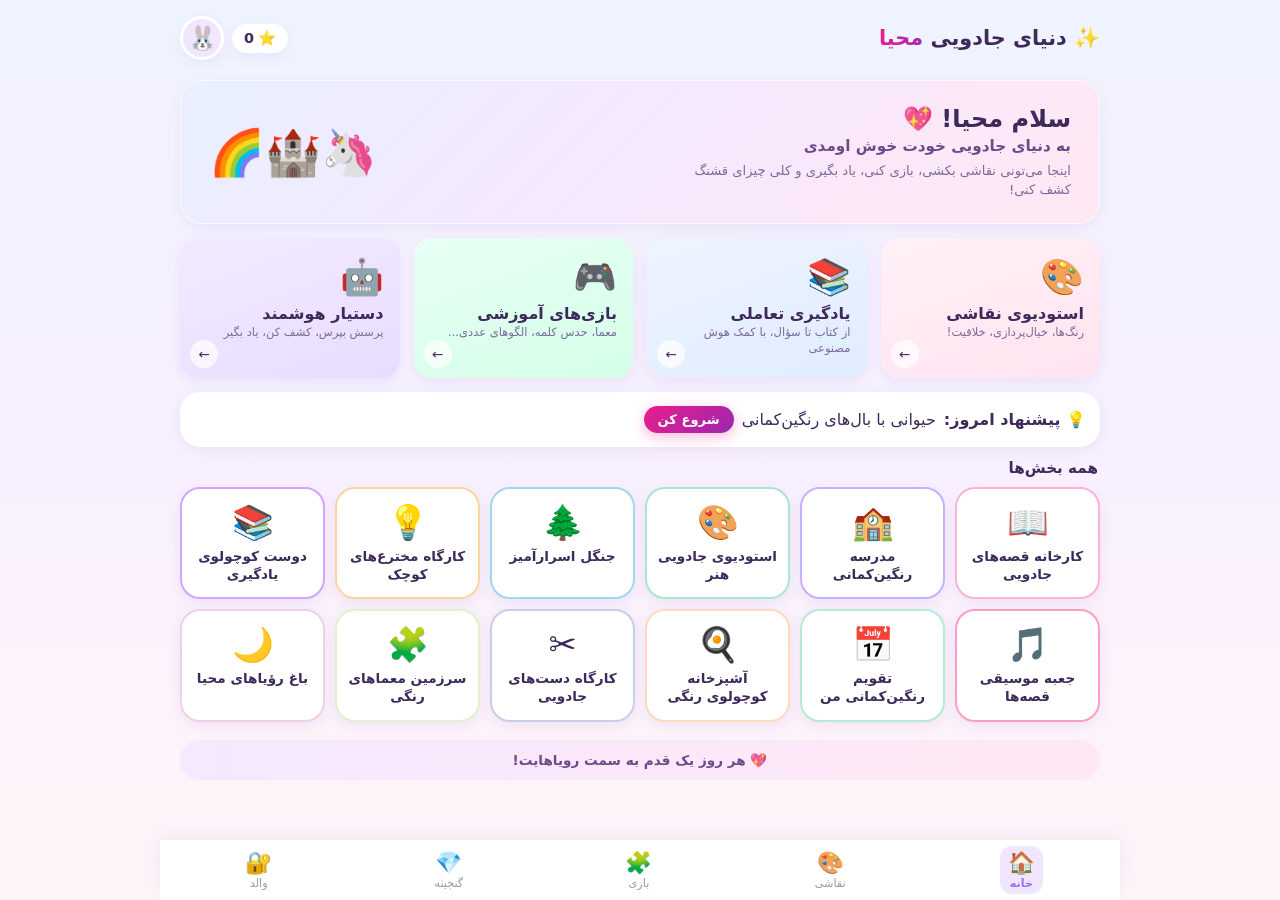
<file: index.html>
<!DOCTYPE html>
<html lang="fa" dir="rtl">
<head>
<meta charset="UTF-8">
<meta name="viewport" content="width=device-width, initial-scale=1.0, maximum-scale=1.0, user-scalable=no">
<title>دنیای جادویی محیا | Mahya's Magical World</title>
<link rel="stylesheet" href="style.css">
</head>
<body>
<div class="app" id="app">
  <div class="header">
    <div class="logo">✨ دنیای جادویی <span class="logo-accent">محیا</span></div>
    <div class="header-actions">
      <div class="stars-badge" id="starsBadge">⭐ <span id="starsCount">0</span></div>
      <div class="avatar-btn" id="avatarBtn" onclick="showPage('avatar')" title="آواتار">🐰</div>
    </div>
  </div>
  <div class="page active" id="page-home">
    <div class="hero-banner">
      <div class="hero-text">
        <h1 id="greet">سلام محیا! 💖</h1>
        <p class="hero-sub">به دنیای جادویی خودت خوش اومدی</p>
        <p class="hero-desc">اینجا می‌تونی نقاشی بکشی، بازی کنی، یاد بگیری و کلی چیزای قشنگ کشف کنی!</p>
      </div>
      <div class="hero-emoji" aria-hidden="true">🦄🏰🌈</div>
    </div>
    <div class="main-cats" id="mainCats">
      <button type="button" class="cat-card cat-art" onclick="showPage('art')">
        <span class="cat-icon">🎨</span>
        <span class="cat-title">استودیوی نقاشی</span>
        <span class="cat-desc">رنگ‌ها، خیال‌پردازی، خلاقیت!</span>
        <span class="cat-arrow">←</span>
      </button>
      <button type="button" class="cat-card cat-learn" onclick="showPage('school')">
        <span class="cat-icon">📚</span>
        <span class="cat-title">یادگیری تعاملی</span>
        <span class="cat-desc">از کتاب تا سؤال، با کمک هوش مصنوعی</span>
        <span class="cat-arrow">←</span>
      </button>
      <button type="button" class="cat-card cat-games" onclick="showPage('games')">
        <span class="cat-icon">🎮</span>
        <span class="cat-title">بازی‌های آموزشی</span>
        <span class="cat-desc">معما، حدس کلمه، الگوهای عددی...</span>
        <span class="cat-arrow">←</span>
      </button>
      <button type="button" class="cat-card cat-ai" onclick="showPage('homework')">
        <span class="cat-icon">🤖</span>
        <span class="cat-title">دستیار هوشمند</span>
        <span class="cat-desc">پرسش بپرس، کشف کن، یاد بگیر</span>
        <span class="cat-arrow">←</span>
      </button>
    </div>
    <div class="panel suggest-panel" id="todaySuggest">
      <strong>💡 پیشنهاد امروز:</strong>
      <span id="suggestText">نقاشی یک خانه روی ابرها</span>
      <button class="btn btn-sm" onclick="doSuggest()">شروع کن</button>
    </div>
    <div class="section-label">همه بخش‌ها</div>
    <div class="grid" id="sectionsGrid"></div>
    <div class="footer-motto">💖 هر روز یک قدم به سمت رویاهایت!</div>
  </div>
  <div class="page" id="page-story">
    <div class="section-header"><button class="back-btn" onclick="showPage('home')">🏠</button><div class="section-title">📖 کارخانه قصه‌های جادویی</div></div>
    <div class="panel">
      <label class="label">کلمات جادویی را انتخاب کن یا بنویس:</label>
      <div id="storyChips"></div>
      <input class="input" id="storyWords" placeholder="مثلاً: خرگوش، قلعه، ماه...">
      <label class="label">شخصیت اصلی:</label>
      <select class="select" id="storyHero"><option>خرگوش</option><option>گربه</option><option>تک‌شاخ</option><option>پرنسس</option><option>ربات مهربان</option></select>
      <label class="label">سبک:</label>
      <select class="select" id="storyStyle"><option>ماجراجویانه</option><option>خنده‌دار</option><option>آرام و مهربان</option></select>
      <div class="btn-row">
        <button class="btn" onclick="makeStory()">✨ بساز قصه</button>
        <button class="btn secondary" onclick="startSpeech('storyWords')">🎤 بگو</button>
        <button class="btn secondary" onclick="speakElement('storyResult')">🔊 بخوان</button>
      </div>
      <div id="storyResult" class="msg ai" style="display:none"></div>
      <div class="btn-row" id="storyChoices" style="display:none"></div>
      <button class="btn secondary" style="margin-top:8px" onclick="saveToTreasure('story')">💾 ذخیره در گنجینه</button>
    </div>
  </div>
  <div class="page" id="page-school">
    <div class="section-header"><button class="back-btn" onclick="showPage('home')">🏠</button><div class="section-title">🏫 مدرسه رنگین‌کمانی</div></div>
    <div class="panel">
      <div class="btn-row">
        <button class="btn" onclick="startMathQuiz()">➕ جمع و تفریق</button>
        <button class="btn secondary" onclick="startLetterQuiz()">🔤 حروف فارسی</button>
        <button class="btn secondary" onclick="startCountQuiz()">🔢 شمارش</button>
        <button class="btn secondary" onclick="startShapeQuiz()">🔷 شکل‌ها</button>
      </div>
      <hr style="border:none;border-top:1px solid #f0d0e8;margin:14px 0">
      <strong>📷 عکس صفحه کتاب → سؤال هوشمند</strong>
      <p class="status">عکس واضح از صفحه درس بگیر یا انتخاب کن. تأیید والد قبل از ارسال لازم است.</p>
      <input type="file" id="bookPhoto" accept="image/*" capture="environment" class="input">
      <div id="bookPreview" style="margin:8px 0"></div>
      <button class="btn" onclick="analyzeBookPage()">✨ بساز سؤال از این درس</button>
      <div id="quizArea"></div>
    </div>
  </div>
  <div class="page" id="page-art">
    <div class="section-header"><button class="back-btn" onclick="showPage('home')">🏠</button><div class="section-title">🎨 استودیوی جادویی هنر</div></div>
    <div class="tools">
      <div class="color-btn active" style="background:#e91e8c" data-c="#e91e8c" onclick="setColor(this)"></div>
      <div class="color-btn" style="background:#9c27b0" data-c="#9c27b0" onclick="setColor(this)"></div>
      <div class="color-btn" style="background:#2196f3" data-c="#2196f3" onclick="setColor(this)"></div>
      <div class="color-btn" style="background:#4caf50" data-c="#4caf50" onclick="setColor(this)"></div>
      <div class="color-btn" style="background:#ff9800" data-c="#ff9800" onclick="setColor(this)"></div>
      <div class="color-btn" style="background:#000" data-c="#000" onclick="setColor(this)"></div>
      <div class="color-btn" style="background:#fff;border:2px solid #ccc" data-c="#fff" onclick="setColor(this)" title="پاک‌کن"></div>
      <input type="range" class="size-slider" id="brushSize" min="2" max="40" value="8">
      <button class="btn secondary" style="padding:6px 12px" onclick="clearCanvas()">🗑️</button>
      <button class="btn secondary" style="padding:6px 12px" onclick="undoPaint()">↩️</button>
      <label class="btn secondary" style="padding:6px 12px;cursor:pointer;display:inline-flex;align-items:center">
        📷 عکس
        <input type="file" id="paintPhoto" accept="image/*" capture="environment" style="display:none" onchange="loadPhotoToCanvas(this)">
      </label>
    </div>
    <div class="canvas-wrap"><canvas id="paintCanvas"></canvas></div>
    <div class="btn-row">
      <button class="btn" onclick="savePainting()">💾 ذخیره نقاشی</button>
      <button class="btn secondary" onclick="downloadPainting()">⬇️ دانلود PNG</button>
      <button class="btn secondary" onclick="loadIdea()">💡 ایده تصادفی</button>
    </div>
    <div class="panel" style="margin-top:10px">
      <strong>✨ جادوی سبک با هوش مصنوعی</strong>
      <p class="status">نقاشی بکش یا عکس بگذار، بعد سبک را انتخاب کن.</p>
      <div class="btn-row">
        <button class="btn secondary" onclick="stylePainting('گیبلی / انیمه کودکانه')">🎬 گیبلی</button>
        <button class="btn secondary" onclick="stylePainting('واقعی و طبیعی')">📷 واقعی</button>
        <button class="btn secondary" onclick="stylePainting('کارتونی رنگی')">🎨 کارتونی</button>
        <button class="btn secondary" onclick="stylePainting('آبرنگ لطیف')">💧 آبرنگ</button>
        <button class="btn secondary" onclick="stylePainting('داستان مصور')">📚 مصور</button>
      </div>
      <div id="styleResult" class="msg ai" style="display:none;margin-top:8px"></div>
    </div>
    <p class="status" id="paintIdea"></p>
    <div class="panel" style="margin-top:12px">
      <strong>گالری نقاشی‌های من</strong>
      <div class="gallery-grid" id="artGallery"></div>
    </div>
  </div>
  <div class="page" id="page-animals">
    <div class="section-header"><button class="back-btn" onclick="showPage('home')">🏠</button><div class="section-title">🌲 جنگل اسرارآمیز</div></div>
    <div class="btn-row">
      <button class="btn" onclick="showAnimals()">📋 لیست حیوانات</button>
      <button class="btn secondary" onclick="guessAnimal()">❓ حدس حیوان</button>
      <button class="btn secondary" onclick="buildAnimal()">🦄 حیوان خیالی بساز</button>
    </div>
    <div id="animalsArea"></div>
  </div>
  <div class="page" id="page-create">
    <div class="section-header"><button class="back-btn" onclick="showPage('home')">🏠</button><div class="section-title">💡 کارگاه مخترع‌های کوچک</div></div>
    <div class="panel">
      <div class="btn-row">
        <button class="btn" onclick="ifYouWere()">🌟 اگر جای ... بودی</button>
        <button class="btn secondary" onclick="inventSomething()">🔧 اختراع کن</button>
        <button class="btn secondary" onclick="unfinishedStory()">📖 داستان ناتمام</button>
      </div>
      <div id="createArea"></div>
      <label class="label">دفتر ایده‌ها:</label>
      <textarea class="textarea" id="ideaBox" placeholder="ایده‌ات را اینجا بنویس..."></textarea>
      <button class="btn" onclick="saveIdea()">💾 ذخیره ایده</button>
      <div id="ideasList"></div>
    </div>
  </div>
  <div class="page" id="page-homework">
    <div class="section-header"><button class="back-btn" onclick="showPage('home')">🏠</button><div class="section-title">📚 دوست کوچولوی یادگیری</div></div>
    <div class="panel">
      <p class="status">کلید API را در تنظیمات والد وارد کن.</p>
      <textarea class="textarea" id="hwQuestion" placeholder="سؤال درس‌ات را بنویس..."></textarea>
      <div class="btn-row">
        <button class="btn" onclick="askHomework()">❓ بپرس</button>
        <button class="btn secondary" onclick="startSpeech('hwQuestion')">🎤 بگو</button>
        <button class="btn secondary" onclick="askHomework('ساده‌تر بگو')">🧒 ساده‌تر بگو</button>
        <button class="btn secondary" onclick="askHomework('یک مثال بزن')">📌 مثال بزن</button>
      </div>
      <div id="hwChat"></div>
    </div>
  </div>
  <div class="page" id="page-poems">
    <div class="section-header"><button class="back-btn" onclick="showPage('home')">🏠</button><div class="section-title">🎵 جعبه موسیقی قصه‌ها</div></div>
    <div class="panel">
      <label class="label">موضوع:</label>
      <select class="select" id="poemTopic"><option>دوستی</option><option>حیوانات</option><option>خانواده</option><option>طبیعت</option><option>خواب</option><option>ماجراجویی</option></select>
      <label class="label">نوع:</label>
      <select class="select" id="poemType"><option>شعر کوتاه</option><option>داستان قبل از خواب</option><option>داستان خنده‌دار</option></select>
      <div class="btn-row">
        <button class="btn" onclick="makePoem()">✨ بساز</button>
        <button class="btn secondary" onclick="speakElement('poemResult')">🔊 بخوان</button>
        <button class="btn secondary" onclick="stopSpeak()">⏹️ توقف</button>
      </div>
      <div id="poemResult" class="msg ai" style="display:none"></div>
      <button class="btn secondary" onclick="saveToTreasure('poem')">💾 ذخیره</button>
    </div>
  </div>
  <div class="page" id="page-schedule">
    <div class="section-header"><button class="back-btn" onclick="showPage('home')">🏠</button><div class="section-title">📅 تقویم رنگین‌کمانی من</div></div>
    <div class="panel">
      <div class="progress-bar"><div id="schedProgress" style="width:0%"></div></div>
      <p class="status" id="schedStatus">۰ از ۰ انجام شده</p>
      <div id="schedList"></div>
      <div class="btn-row">
        <input class="input" id="newActivity" placeholder="فعالیت جدید..." style="flex:1">
        <button class="btn" onclick="addActivity()">➕</button>
      </div>
      <button class="btn secondary" onclick="resetSchedule()">🔄 برنامه پیش‌فرض</button>
    </div>
  </div>
  <div class="page" id="page-cook">
    <div class="section-header"><button class="back-btn" onclick="showPage('home')">🏠</button><div class="section-title">🍳 آشپزخانه کوچولوی رنگی</div></div>
    <div class="panel">
      <p class="status" style="color:#c62828">⚠️ همیشه با حضور بزرگسال آشپزی کن!</p>
      <div id="recipesList"></div>
      <div id="recipeDetail" class="hidden"></div>
    </div>
  </div>
  <div class="page" id="page-crafts">
    <div class="section-header"><button class="back-btn" onclick="showPage('home')">🏠</button><div class="section-title">✂️ کارگاه دست‌های جادویی</div></div>
    <div class="panel">
      <p class="status">ابزار تیز فقط با حضور بزرگسال!</p>
      <div id="craftsList"></div>
      <div id="craftDetail" class="hidden"></div>
    </div>
  </div>
  <div class="page" id="page-games">
    <div class="section-header"><button class="back-btn" onclick="showPage('home')">🏠</button><div class="section-title">🧩 سرزمین معماهای رنگی</div></div>
    <div class="btn-row">
      <button class="btn" onclick="startMemory()">🃏 حافظه</button>
      <button class="btn secondary" onclick="startPattern()">🔢 الگو</button>
      <button class="btn secondary" onclick="startOddOne()">🔍 شکل متفاوت</button>
      <button class="btn secondary" onclick="startWordGuess()">🔤 حدس کلمه</button>
    </div>
    <div class="btn-row">
      <button class="btn" onclick="aiWordGuess()">✨ حدس کلمه با AI</button>
      <button class="btn secondary" onclick="aiPattern()">✨ الگو با AI</button>
      <button class="btn secondary" onclick="showRiddleMaker()">✨ معمای دلخواه</button>
    </div>
    <p class="status">معما و الگو را با تایپ یا 🎤 صدا موضوعش را بگو.</p>
    <div id="gameArea"></div>
  </div>
  <div class="page" id="page-dreams">
    <div class="section-header"><button class="back-btn" onclick="showPage('home')">🏠</button><div class="section-title">🌙 باغ رؤیاهای محیا</div></div>
    <div class="panel">
      <label class="label">آرزویم:</label>
      <textarea class="textarea" id="dreamText" placeholder="آرزو یا رؤیایت را بنویس..."></textarea>
      <div class="btn-row">
        <button class="btn" onclick="saveDream()">💾 ذخیره آرزو</button>
        <button class="btn secondary" onclick="dreamStory()">📖 داستان از آرزو</button>
      </div>
      <div id="dreamsList"></div>
      <label class="label" style="margin-top:16px">سیاره شخصی من:</label>
      <div class="btn-row">
        <select class="select" id="planetColor" style="flex:1"><option>صورتی</option><option>آبی</option><option>سبز</option><option>بنفش</option><option>طلایی</option></select>
        <select class="select" id="planetThing" style="flex:1"><option>جنگل شکلاتی</option><option>رودخانه آب‌نبات</option><option>کوه رنگین‌کمان</option><option>دریاچه ستاره</option></select>
      </div>
      <button class="btn" onclick="describePlanet()">🪐 توصیف سیاره</button>
      <div id="planetResult" class="msg ai" style="display:none;margin-top:10px"></div>
    </div>
  </div>
  <div class="page" id="page-treasure">
    <div class="section-header"><button class="back-btn" onclick="showPage('home')">🏠</button><div class="section-title">💎 گنجینه آثار من</div></div>
    <div class="panel" id="treasureArea"></div>
  </div>
  <div class="page" id="page-avatar">
    <div class="section-header"><button class="back-btn" onclick="showPage('home')">🏠</button><div class="section-title">🐰 آواتار محیا</div></div>
    <div class="panel" style="text-align:center">
      <div style="font-size:5rem;margin:16px" id="avatarPreview">🐰</div>
      <label class="label">شخصیت:</label>
      <div id="avatarChoices"></div>
      <button class="btn" style="margin-top:12px" onclick="saveAvatar()">✅ ذخیره</button>
    </div>
  </div>
  <div class="page" id="page-parent">
    <div class="section-header"><button class="back-btn" onclick="showPage('home')">🏠</button><div class="section-title">🔐 تنظیمات والد</div></div>
    <div class="panel">
      <p class="status">کد ورود پیش‌فرض: <strong>1234</strong></p>
      <div id="parentLock">
        <input class="input" type="password" id="parentPin" placeholder="کد والد">
        <button class="btn" onclick="unlockParent()">ورود</button>
      </div>
      <div id="parentPanel" class="hidden">
        <p class="status" style="font-size:0.8rem;color:#888">توجه: کد ورود فقط برای جلوگیری از تغییر تصادفی توسط کودک است و امنیت واقعی نیست.</p>
        <label class="label">کلید API:</label>
        <input class="input" type="password" id="apiKey" placeholder="sk-..." autocomplete="off">
        <label class="label">آدرس پایه API:</label>
        <input class="input" id="apiBase" value="https://cleanapis.com/v1">
        <label class="label">مدل:</label>
        <select class="select" id="apiModel"><option value="gpt-5.6-luna">gpt-5.6-luna</option></select>
        <div class="btn-row">
          <button class="btn" onclick="testApi()">🔌 تست اتصال</button>
          <button class="btn secondary" onclick="fetchModels()">📋 دریافت مدل‌ها</button>
        </div>
        <div id="apiStatus" class="status"></div>
        <label class="label">حداکثر توکن خروجی:</label>
        <input class="input" type="number" id="maxTokens" value="2048" min="256" max="8192">
        <hr style="border:none;border-top:1px solid #f0d0e8;margin:14px 0">
        <strong>پشتیبان‌گیری</strong>
        <p class="status">نقاشی‌ها و آثار محیا را روی فایل ذخیره کن یا برگردان.</p>
        <div class="btn-row">
          <button class="btn secondary" onclick="exportBackup()">⬇️ خروجی پشتیبان</button>
          <label class="btn secondary" style="cursor:pointer;display:inline-flex;align-items:center">
            ⬆️ بازیابی
            <input type="file" id="backupFile" accept=".json,application/json" style="display:none" onchange="importBackup(this)">
          </label>
        </div>
        <div class="btn-row" style="margin-top:12px">
          <button class="btn danger" onclick="clearAllData()">🗑️ پاک کردن داده‌ها</button>
        </div>
      </div>
    </div>
  </div>
</div>
<div class="nav-bottom">
  <button class="nav-item active" onclick="showPage('home')"><span>🏠</span>خانه</button>
  <button class="nav-item" onclick="showPage('art')"><span>🎨</span>نقاشی</button>
  <button class="nav-item" onclick="showPage('games')"><span>🧩</span>بازی</button>
  <button class="nav-item" onclick="showPage('treasure')"><span>💎</span>گنجینه</button>
  <button class="nav-item" onclick="showPage('parent')"><span>🔐</span>والد</button>
</div>
<div class="toast" id="toast"></div>
<script src="app-part1.js"></script>
<script src="app-part1-cont.js"></script>
<script src="app-paint-fix.js"></script>
<script src="app-part2.js"></script>
<script src="app-backup.js"></script>
<script src="app-ai.js"></script>
<script src="app-speech-fix.js"></script>
</body>
</html>
</file>
<file: style.css>
/* Mahya Magical World — soft pastel UI (mobile-first) */
:root {
  --pink: #ff9ec4;
  --pink-soft: #ffe4f0;
  --lilac: #d4a5ff;
  --lilac-soft: #f0e6ff;
  --purple: #9b6dff;
  --mint: #7dffa3;
  --mint-soft: #e6fff0;
  --cyan: #7de8ff;
  --cyan-soft: #e6f9ff;
  --yellow: #ffe07d;
  --yellow-soft: #fff8e0;
  --cream: #fff8f0;
  --soft: #f7f4ff;
  --bg: #f0f4ff;
  --text: #3d2a5a;
  --text-muted: #7a6a9a;
  --card: #ffffff;
  --shadow: 0 8px 28px rgba(140, 100, 180, 0.12);
  --shadow-sm: 0 4px 14px rgba(140, 100, 180, 0.1);
  --radius: 20px;
  --radius-sm: 14px;
  --nav-h: 68px;
}

* { box-sizing: border-box; margin: 0; padding: 0; -webkit-tap-highlight-color: transparent; }

html, body {
  height: 100%;
  font-family: 'Tahoma', 'Segoe UI', system-ui, -apple-system, sans-serif;
  background: linear-gradient(180deg, #f0f4ff 0%, #f8f0ff 50%, #fff5f8 100%);
  color: var(--text);
  overflow-x: hidden;
}

button, input, select, textarea { font-family: inherit; }

.app {
  max-width: 960px;
  margin: 0 auto;
  min-height: 100vh;
  padding-bottom: calc(var(--nav-h) + 12px);
  position: relative;
}

/* ===== Header ===== */
.header {
  padding: 14px 16px 6px;
  display: flex;
  align-items: center;
  justify-content: space-between;
  gap: 10px;
  position: sticky;
  top: 0;
  z-index: 40;
  background: rgba(240, 244, 255, 0.92);
  backdrop-filter: blur(12px);
  -webkit-backdrop-filter: blur(12px);
}
.logo {
  font-size: 1.15rem;
  font-weight: 800;
  color: var(--text);
}
.logo-accent {
  background: linear-gradient(90deg, #e91e8c, #9c27b0);
  -webkit-background-clip: text;
  -webkit-text-fill-color: transparent;
  background-clip: text;
}
.header-actions {
  display: flex;
  gap: 8px;
  align-items: center;
}
.stars-badge {
  background: #fff;
  border-radius: 999px;
  padding: 6px 12px;
  box-shadow: var(--shadow-sm);
  font-weight: 700;
  font-size: 0.9rem;
  display: flex;
  align-items: center;
  gap: 4px;
}
.avatar-btn {
  width: 44px;
  height: 44px;
  border-radius: 50%;
  border: 3px solid #fff;
  background: var(--lilac-soft);
  font-size: 1.45rem;
  display: flex;
  align-items: center;
  justify-content: center;
  cursor: pointer;
  box-shadow: var(--shadow-sm);
}

/* ===== Pages ===== */
.page {
  display: none;
  padding: 8px 14px 24px;
  animation: fadeIn 0.3s ease;
}
.page.active { display: block; }
@keyframes fadeIn {
  from { opacity: 0; transform: translateY(6px); }
  to { opacity: 1; transform: none; }
}

/* ===== Hero banner ===== */
.hero-banner {
  background: linear-gradient(135deg, #e8f0ff 0%, #f5e8ff 45%, #ffe8f4 100%);
  border-radius: 22px;
  padding: 18px 16px;
  margin-bottom: 14px;
  position: relative;
  overflow: hidden;
  box-shadow: var(--shadow-sm);
  border: 1px solid rgba(255,255,255,0.7);
}
.hero-text h1 {
  font-size: 1.35rem;
  margin-bottom: 4px;
  color: var(--text);
}
.hero-sub {
  font-size: 0.95rem;
  font-weight: 600;
  color: #6b4a8a;
  margin-bottom: 6px;
}
.hero-desc {
  font-size: 0.82rem;
  color: var(--text-muted);
  line-height: 1.45;
  max-width: 92%;
}
.hero-emoji {
  position: absolute;
  left: 10px;
  bottom: 8px;
  font-size: 1.6rem;
  opacity: 0.85;
  pointer-events: none;
}

/* ===== 4 main category cards ===== */
.main-cats {
  display: grid;
  grid-template-columns: 1fr 1fr;
  gap: 10px;
  margin-bottom: 14px;
}
.cat-card {
  border: none;
  border-radius: 18px;
  padding: 14px 12px 12px;
  text-align: right;
  cursor: pointer;
  display: flex;
  flex-direction: column;
  align-items: flex-start;
  gap: 2px;
  box-shadow: var(--shadow-sm);
  transition: transform 0.18s, box-shadow 0.18s;
  position: relative;
  min-height: 110px;
  user-select: none;
}
.cat-card:active { transform: scale(0.97); }
.cat-icon { font-size: 1.85rem; margin-bottom: 4px; }
.cat-title {
  font-weight: 800;
  font-size: 0.92rem;
  color: var(--text);
}
.cat-desc {
  font-size: 0.72rem;
  color: var(--text-muted);
  line-height: 1.35;
}
.cat-arrow {
  position: absolute;
  left: 10px;
  bottom: 10px;
  width: 28px;
  height: 28px;
  border-radius: 50%;
  background: rgba(255,255,255,0.7);
  display: flex;
  align-items: center;
  justify-content: center;
  font-size: 0.85rem;
  color: var(--text);
}
.cat-art   { background: linear-gradient(160deg, #fff0f7, #ffe4f0); }
.cat-learn { background: linear-gradient(160deg, #eef4ff, #e0ecff); }
.cat-games { background: linear-gradient(160deg, #e8fff4, #d4ffe8); }
.cat-ai    { background: linear-gradient(160deg, #f3eaff, #e8dcff); }

/* ===== Suggest panel ===== */
.suggest-panel {
  display: flex;
  flex-wrap: wrap;
  align-items: center;
  gap: 8px;
  margin-bottom: 14px;
}
.btn-sm {
  padding: 6px 14px !important;
  font-size: 0.82rem !important;
  margin: 0 !important;
}

.section-label {
  font-weight: 700;
  font-size: 0.95rem;
  margin: 4px 2px 10px;
  color: var(--text);
}

.footer-motto {
  text-align: center;
  margin-top: 18px;
  padding: 12px;
  background: linear-gradient(90deg, #f5e8ff, #ffe8f4);
  border-radius: 999px;
  font-size: 0.85rem;
  color: #6b4a8a;
  font-weight: 600;
}

/* ===== Grid of all sections ===== */
.grid {
  display: grid;
  grid-template-columns: repeat(auto-fill, minmax(130px, 1fr));
  gap: 10px;
}
.card {
  background: var(--card);
  border-radius: var(--radius);
  padding: 14px 10px;
  text-align: center;
  box-shadow: var(--shadow-sm);
  cursor: pointer;
  transition: transform 0.18s, box-shadow 0.18s;
  border: 2px solid transparent;
  user-select: none;
}
.card:active { transform: scale(0.96); }
.card:hover { box-shadow: var(--shadow); }
.card .emoji { font-size: 2.1rem; margin-bottom: 6px; display: block; }
.card .title { font-weight: 700; font-size: 0.85rem; line-height: 1.3; }
.card.c1 { border-color: #ffb3d1; }
.card.c2 { border-color: #c9b0ff; }
.card.c3 { border-color: #a8e6cf; }
.card.c4 { border-color: #a0d8ef; }
.card.c5 { border-color: #ffd59e; }
.card.c6 { border-color: #d4a5ff; }
.card.c7 { border-color: #ff9ec4; }
.card.c8 { border-color: #b5ead7; }
.card.c9 { border-color: #ffdac1; }
.card.c10 { border-color: #c7ceea; }
.card.c11 { border-color: #e2f0cb; }
.card.c12 { border-color: #f0d0e8; }

/* ===== Shared UI ===== */
.panel {
  background: var(--card);
  border-radius: var(--radius);
  padding: 14px;
  box-shadow: var(--shadow-sm);
  margin-bottom: 12px;
}
.section-header {
  display: flex;
  align-items: center;
  gap: 10px;
  margin-bottom: 12px;
}
.back-btn {
  width: 42px;
  height: 42px;
  border-radius: 50%;
  border: none;
  background: #fff;
  box-shadow: var(--shadow-sm);
  font-size: 1.2rem;
  cursor: pointer;
  display: flex;
  align-items: center;
  justify-content: center;
}
.section-title {
  font-weight: 800;
  font-size: 1.1rem;
}
.label {
  display: block;
  font-weight: 600;
  font-size: 0.88rem;
  margin: 10px 0 6px;
  color: var(--text);
}
.input, .select, .textarea {
  width: 100%;
  padding: 12px 14px;
  border-radius: 14px;
  border: 2px solid #efe6f5;
  background: #fff;
  font-size: 0.95rem;
  color: var(--text);
  outline: none;
  transition: border-color 0.2s;
}
.input:focus, .select:focus, .textarea:focus {
  border-color: var(--lilac);
}
.textarea { min-height: 90px; resize: vertical; }
.btn {
  display: inline-flex;
  align-items: center;
  justify-content: center;
  gap: 6px;
  padding: 12px 18px;
  border-radius: 14px;
  border: none;
  background: linear-gradient(135deg, #e91e8c, #9c27b0);
  color: #fff;
  font-weight: 700;
  font-size: 0.95rem;
  cursor: pointer;
  box-shadow: 0 4px 14px rgba(233, 30, 140, 0.3);
  transition: transform 0.15s, box-shadow 0.15s;
}
.btn:active { transform: scale(0.97); }
.btn.secondary {
  background: #fff;
  color: var(--text);
  border: 2px solid #efe6f5;
  box-shadow: var(--shadow-sm);
}
.btn.danger {
  background: linear-gradient(135deg, #ef5350, #e53935);
  box-shadow: 0 4px 14px rgba(239, 83, 80, 0.3);
}
.btn-row {
  display: flex;
  flex-wrap: wrap;
  gap: 8px;
  margin-top: 10px;
}
.chip {
  display: inline-block;
  padding: 6px 12px;
  margin: 4px;
  border-radius: 999px;
  background: var(--lilac-soft);
  font-size: 0.85rem;
  cursor: pointer;
  border: 2px solid transparent;
  user-select: none;
}
.chip.selected, .chip:active {
  border-color: var(--purple);
  background: #e8dcff;
}
.msg {
  padding: 12px 14px;
  border-radius: 14px;
  margin: 10px 0;
  line-height: 1.55;
  font-size: 0.95rem;
}
.msg.ai {
  background: var(--lilac-soft);
  border: 1px solid #e0d0f5;
}
.status {
  font-size: 0.82rem;
  color: var(--text-muted);
  margin: 6px 0;
}
.error {
  color: #c62828;
  background: #ffebee;
  padding: 10px;
  border-radius: 12px;
  margin: 8px 0;
}
.success {
  color: #2e7d32;
  background: #e8f5e9;
  padding: 10px;
  border-radius: 12px;
  margin: 8px 0;
}
.hidden { display: none !important; }

/* ===== Canvas / Art ===== */
.canvas-wrap {
  background: #fff;
  border-radius: 16px;
  overflow: hidden;
  box-shadow: inset 0 0 0 2px #f0d0e8;
  touch-action: none;
}
#paintCanvas {
  width: 100%;
  height: 320px;
  display: block;
  cursor: crosshair;
  background: #fff;
}
.tools {
  display: flex;
  flex-wrap: wrap;
  gap: 8px;
  align-items: center;
  margin: 10px 0;
}
.color-btn {
  width: 32px;
  height: 32px;
  border-radius: 50%;
  border: 3px solid #fff;
  box-shadow: 0 2px 6px rgba(0,0,0,0.15);
  cursor: pointer;
}
.color-btn.active { outline: 3px solid var(--purple); }
.size-slider { width: 90px; }

.gallery-grid {
  display: grid;
  grid-template-columns: repeat(auto-fill, minmax(120px, 1fr));
  gap: 10px;
  margin-top: 8px;
}
.gallery-item {
  background: #fff;
  border-radius: 12px;
  overflow: hidden;
  box-shadow: var(--shadow-sm);
}
.gallery-item img {
  width: 100%;
  aspect-ratio: 1;
  object-fit: cover;
  display: block;
}
.gallery-item .cap {
  padding: 6px 8px;
  font-size: 0.75rem;
  text-align: center;
}

/* ===== Games ===== */
.game-board { display: grid; gap: 8px; margin: 12px 0; }
.memory-grid { grid-template-columns: repeat(4, 1fr); }
.mem-card {
  aspect-ratio: 1;
  background: linear-gradient(135deg, var(--lilac), var(--pink));
  border-radius: 12px;
  display: flex;
  align-items: center;
  justify-content: center;
  font-size: 1.8rem;
  cursor: pointer;
  color: transparent;
  user-select: none;
  transition: transform 0.2s;
}
.mem-card.flipped, .mem-card.matched {
  background: #fff;
  color: inherit;
  border: 2px solid var(--lilac);
}
.mem-card.matched { opacity: 0.7; }
.quiz-opt {
  display: block;
  width: 100%;
  text-align: right;
  padding: 12px;
  margin: 6px 0;
  border-radius: 14px;
  border: 2px solid #f0d0e8;
  background: #fff;
  cursor: pointer;
  font-size: 1rem;
}
.quiz-opt:hover { border-color: var(--lilac); }
.quiz-opt.correct { background: #e8f5e9; border-color: #66bb6a; }
.quiz-opt.wrong { background: #ffebee; border-color: #ef5350; }

.sched-item {
  display: flex;
  align-items: center;
  gap: 10px;
  padding: 10px;
  background: var(--soft);
  border-radius: 14px;
  margin: 6px 0;
}
.sched-item.done { opacity: 0.6; text-decoration: line-through; }
.sched-item input[type=checkbox] {
  width: 22px;
  height: 22px;
  accent-color: var(--pink);
}

/* ===== Bottom nav (mobile) ===== */
.nav-bottom {
  position: fixed;
  bottom: 0;
  left: 0;
  right: 0;
  background: rgba(255, 255, 255, 0.96);
  backdrop-filter: blur(12px);
  -webkit-backdrop-filter: blur(12px);
  display: flex;
  justify-content: space-around;
  padding: 6px 4px calc(6px + env(safe-area-inset-bottom));
  box-shadow: 0 -4px 20px rgba(140, 100, 180, 0.1);
  z-index: 50;
  max-width: 960px;
  margin: 0 auto;
}
.nav-item {
  background: none;
  border: none;
  font-size: 0.7rem;
  color: #999;
  cursor: pointer;
  display: flex;
  flex-direction: column;
  align-items: center;
  gap: 2px;
  padding: 4px 8px;
  border-radius: 12px;
  transition: color 0.15s, background 0.15s;
}
.nav-item span { font-size: 1.35rem; }
.nav-item.active {
  color: var(--purple);
  background: var(--lilac-soft);
  font-weight: 700;
}

/* ===== Toast ===== */
.toast {
  position: fixed;
  bottom: calc(var(--nav-h) + 16px);
  left: 50%;
  transform: translateX(-50%) translateY(20px);
  background: #3d2a5a;
  color: #fff;
  padding: 10px 20px;
  border-radius: 999px;
  font-size: 0.9rem;
  opacity: 0;
  pointer-events: none;
  transition: opacity 0.25s, transform 0.25s;
  z-index: 100;
  white-space: nowrap;
  max-width: 90vw;
  text-align: center;
}
.toast.show {
  opacity: 1;
  transform: translateX(-50%) translateY(0);
}

/* ===== Tablet / larger phones ===== */
@media (min-width: 480px) {
  .main-cats {
    grid-template-columns: 1fr 1fr;
    gap: 12px;
  }
  .cat-card { min-height: 120px; padding: 16px; }
  .cat-title { font-size: 1rem; }
  .hero-text h1 { font-size: 1.5rem; }
  .grid {
    grid-template-columns: repeat(auto-fill, minmax(145px, 1fr));
  }
}

/* ===== Desktop ===== */
@media (min-width: 768px) {
  .app { padding-bottom: 40px; }
  .main-cats {
    grid-template-columns: repeat(4, 1fr);
    gap: 14px;
  }
  .cat-card {
    min-height: 140px;
    padding: 18px 16px;
  }
  .cat-icon { font-size: 2.2rem; }
  .hero-banner {
    padding: 24px 28px;
    display: flex;
    align-items: center;
    justify-content: space-between;
  }
  .hero-emoji {
    position: static;
    font-size: 2.8rem;
    opacity: 1;
  }
  .page { padding: 12px 20px 30px; }
  .header { padding: 16px 20px 8px; }
  .logo { font-size: 1.3rem; }
}

/* ===== Very small screens ===== */
@media (max-width: 360px) {
  .main-cats { gap: 8px; }
  .cat-card { padding: 12px 10px; min-height: 100px; }
  .cat-title { font-size: 0.85rem; }
  .cat-desc { font-size: 0.68rem; }
  .hero-text h1 { font-size: 1.2rem; }
}
</file>
